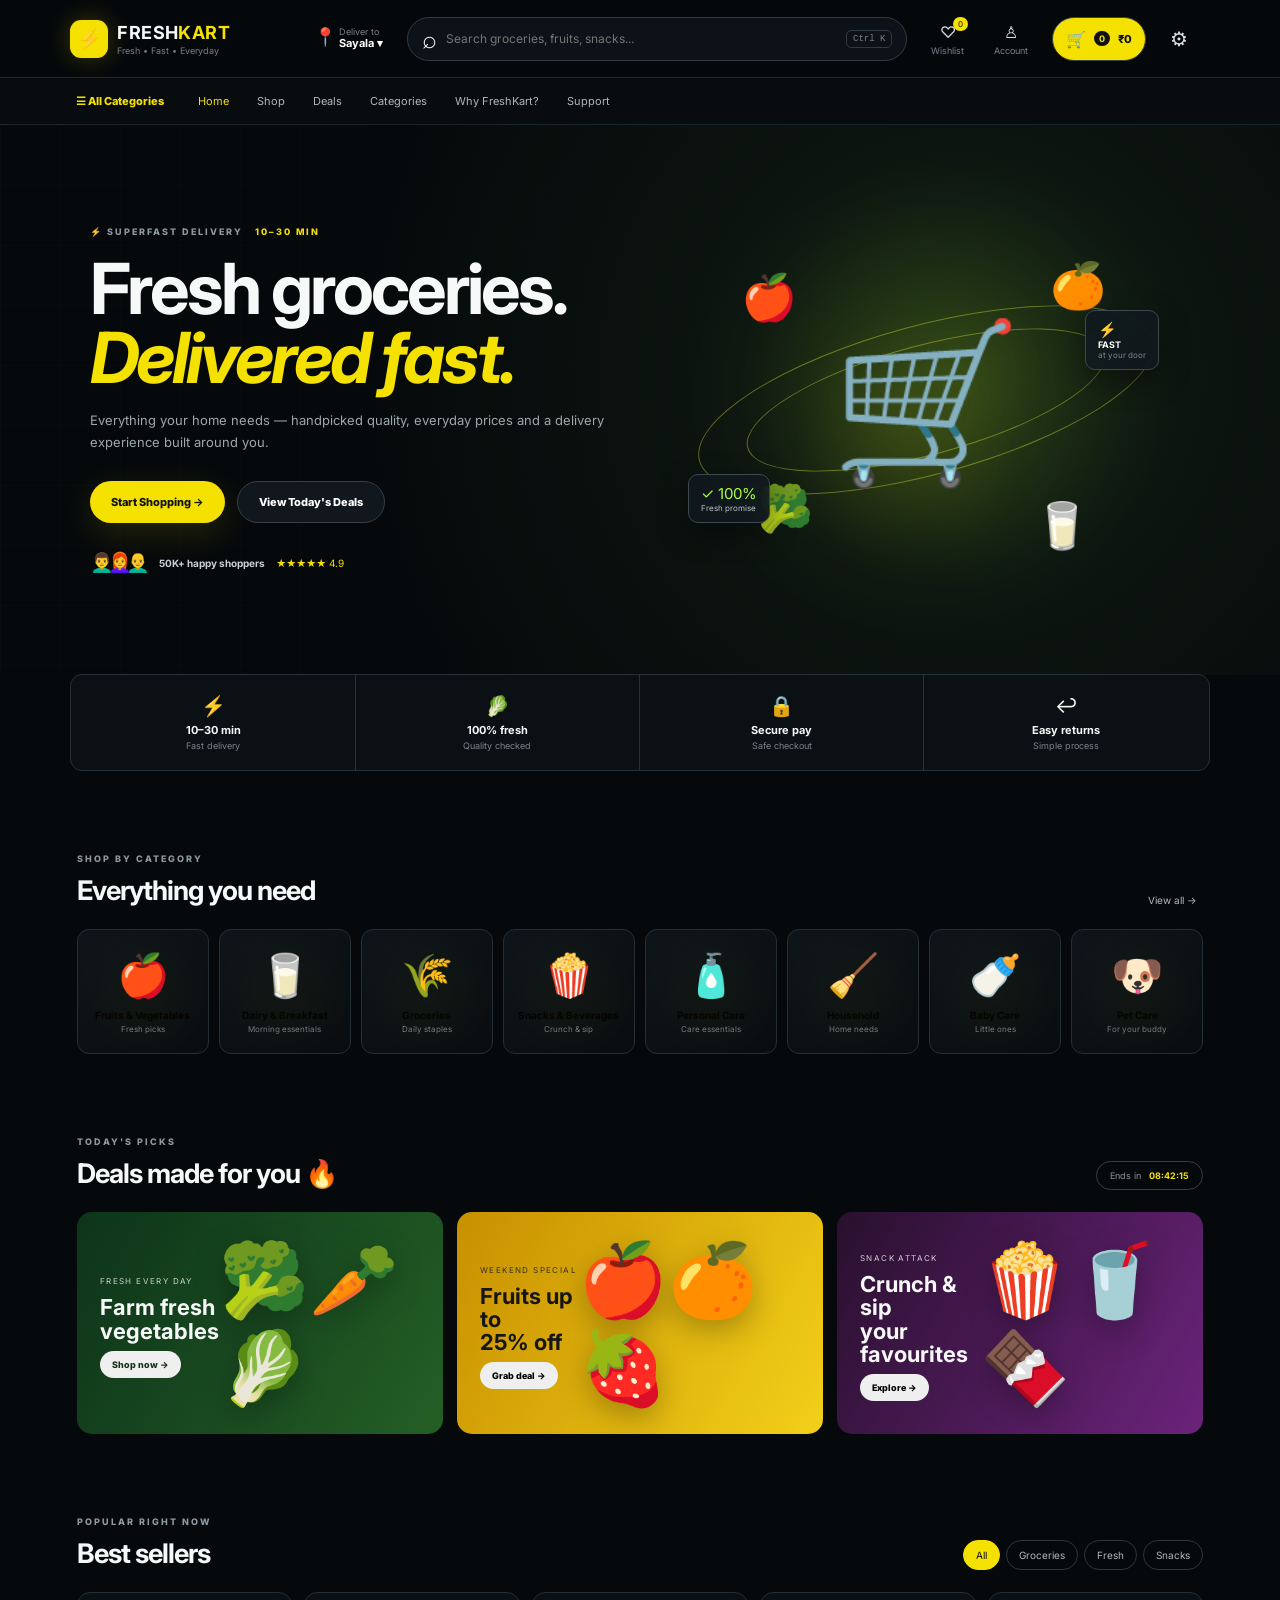
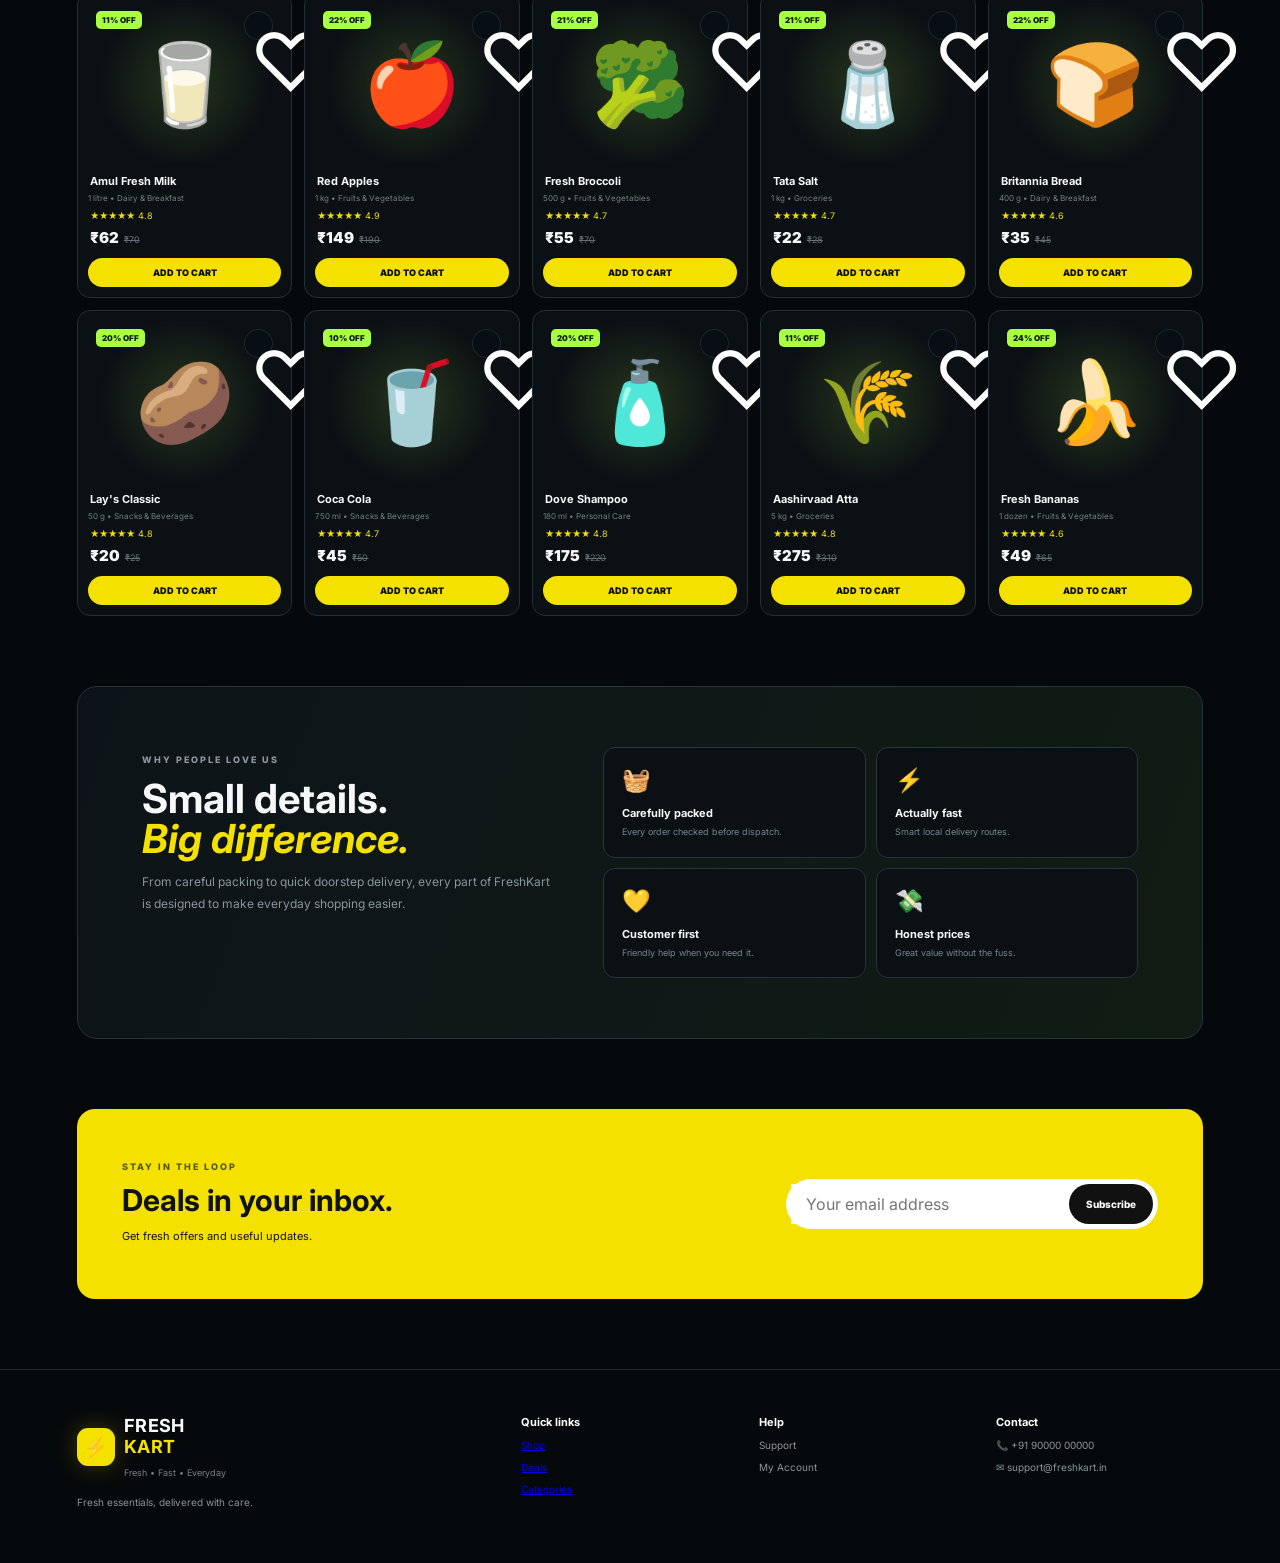
<file: index.html>
<!doctype html>
<html lang="en">
<head>
<meta charset="utf-8"><meta name="viewport" content="width=device-width,initial-scale=1">
<title>FreshKart — Fast Grocery Delivery</title>
<link rel="preconnect" href="https://fonts.googleapis.com"><link rel="preconnect" href="https://fonts.gstatic.com" crossorigin>
<link href="https://fonts.googleapis.com/css2?family=Inter:wght@400;500;600;700;800;900&display=swap" rel="stylesheet">
<link rel="stylesheet" href="style.css">
</head>
<body>
<div class="loader"><div class="loader-logo">⚡</div><b>FRESH<span>KART</span></b><small>Loading fresh things...</small></div>
<header class="header">
  <div class="brand"><div class="brand-mark">⚡</div><div><strong>FRESH<span>KART</span></strong><small>Fresh • Fast • Everyday</small></div></div>
  <button class="delivery"><span>📍</span><small>Deliver to</small><b>Sayala ▾</b></button>
  <div class="search"><span>⌕</span><input id="search" placeholder="Search groceries, fruits, snacks..."><kbd>Ctrl K</kbd></div>
  <button class="icon-btn" onclick="openDrawer('wishlist')">♡<i id="wishBadge">0</i><small>Wishlist</small></button>
  <button class="icon-btn" onclick="openModal('loginModal')">♙<small>Account</small></button>
  <button class="cart-btn" onclick="openDrawer('cart')">🛒<b id="cartCount">0</b><span>₹<em id="cartTotal">0</em></span></button>
  <button class="gear" onclick="openDrawer('settings')">⚙</button>
</header>
<nav class="nav"><button class="allcat" onclick="toggleCats()">☰ All Categories</button><a class="active" href="#home">Home</a><a href="#products">Shop</a><a href="#deals">Deals</a><a href="#categories">Categories</a><a href="#why">Why FreshKart?</a><a href="#support">Support</a></nav>

<main id="home">
<section class="hero">
  <div class="hero-copy">
    <div class="eyebrow">⚡ SUPERFAST DELIVERY <span>10–30 MIN</span></div>
    <h1>Fresh groceries.<br><em>Delivered fast.</em></h1>
    <p>Everything your home needs — handpicked quality, everyday prices and a delivery experience built around you.</p>
    <div class="hero-actions"><button class="primary" onclick="scrollToProducts()">Start Shopping <b>→</b></button><button class="ghost" onclick="showToast('Fresh deals are loading ✨')">View Today's Deals</button></div>
    <div class="proof"><div class="avatars">👨‍🦱👩‍🦰👨‍🦲</div><b>50K+ happy shoppers</b><span>★★★★★ 4.9</span></div>
  </div>
  <div class="hero-visual">
    <div class="ring r1"></div><div class="ring r2"></div><div class="hero-glow"></div>
    <div class="basket-art">🛒</div><div class="food apple">🍎</div><div class="food orange">🍊</div><div class="food broccoli">🥦</div><div class="food milk">🥛</div>
    <div class="speed-card">⚡ <b>FAST</b><small>at your door</small></div>
    <div class="fresh-card">✓ 100%<small>Fresh promise</small></div>
  </div>
</section>

<section class="trust-row"><div>⚡<b>10–30 min</b><small>Fast delivery</small></div><div>🥬<b>100% fresh</b><small>Quality checked</small></div><div>🔒<b>Secure pay</b><small>Safe checkout</small></div><div>↩<b>Easy returns</b><small>Simple process</small></div></section>

<section id="categories" class="section">
  <div class="section-head"><div><small class="label">SHOP BY CATEGORY</small><h2>Everything you need</h2></div><button class="text-btn" onclick="showAll()">View all →</button></div>
  <div class="category-grid" id="categoryGrid"></div>
</section>

<section id="deals" class="section">
 <div class="section-head"><div><small class="label">TODAY'S PICKS</small><h2>Deals made for you 🔥</h2></div><div class="deal-timer">Ends in <b id="timer">08:42:17</b></div></div>
 <div class="deal-grid"><article class="deal deal-green"><div><small>FRESH EVERY DAY</small><h3>Farm fresh<br>vegetables</h3><button onclick="filterProducts('Fruits & Vegetables')">Shop now →</button></div><span>🥦🥕🥬</span></article>
 <article class="deal deal-yellow"><div><small>WEEKEND SPECIAL</small><h3>Fruits up to<br>25% off</h3><button onclick="filterProducts('Fruits & Vegetables')">Grab deal →</button></div><span>🍎🍊🍓</span></article>
 <article class="deal deal-purple"><div><small>SNACK ATTACK</small><h3>Crunch & sip<br>your favourites</h3><button onclick="filterProducts('Snacks & Beverages')">Explore →</button></div><span>🍿🥤🍫</span></article></div>
</section>

<section id="products" class="section products-section">
 <div class="section-head"><div><small class="label">POPULAR RIGHT NOW</small><h2>Best sellers</h2></div><div class="filters"><button class="filter active" onclick="filterProducts('All')">All</button><button class="filter" onclick="filterProducts('Groceries')">Groceries</button><button class="filter" onclick="filterProducts('Fruits & Vegetables')">Fresh</button><button class="filter" onclick="filterProducts('Snacks & Beverages')">Snacks</button></div></div>
 <div class="product-grid" id="productGrid"></div>
</section>

<section id="why" class="why"><div><small class="label">WHY PEOPLE LOVE US</small><h2>Small details.<br><em>Big difference.</em></h2><p>From careful packing to quick doorstep delivery, every part of FreshKart is designed to make everyday shopping easier.</p></div><div class="why-cards"><article>🧺<b>Carefully packed</b><small>Every order checked before dispatch.</small></article><article>⚡<b>Actually fast</b><small>Smart local delivery routes.</small></article><article>💛<b>Customer first</b><small>Friendly help when you need it.</small></article><article>💸<b>Honest prices</b><small>Great value without the fuss.</small></article></div></section>

<section id="support" class="newsletter"><div><small class="label">STAY IN THE LOOP</small><h2>Deals in your inbox.</h2><p>Get fresh offers and useful updates.</p></div><div class="subscribe"><input placeholder="Your email address"><button onclick="showToast('You are subscribed 🎉')">Subscribe</button></div></section>
</main>

<footer><div><div class="brand"><div class="brand-mark">⚡</div><div><strong>FRESH<span>KART</span></strong><small>Fresh • Fast • Everyday</small></div></div><p>Fresh essentials, delivered with care.</p></div><div><b>Quick links</b><a href="#products">Shop</a><a href="#deals">Deals</a><a href="#categories">Categories</a></div><div><b>Help</b><a onclick="openDrawer('settings')">Support</a><a onclick="openModal('loginModal')">My Account</a></div><div><b>Contact</b><span>📞 +91 90000 00000</span><span>✉ support@freshkart.in</span></div></footer>

<div class="cat-pop" id="catPop"><div id="catPopInner"></div></div>
<div class="drawer-backdrop" id="backdrop" onclick="closeDrawers()"></div>
<aside class="drawer" id="drawer"><div class="drawer-head"><h2 id="drawerTitle">Cart</h2><button onclick="closeDrawers()">×</button></div><div id="drawerBody"></div></aside>

<div class="modal" id="loginModal"><div class="modal-box"><button class="modal-close" onclick="closeModal('loginModal')">×</button><div class="modal-icon">♙</div><h2>Welcome back</h2><p>Save your details for faster checkout.</p><input id="name" placeholder="Full name"><input id="phone" placeholder="Mobile number"><input id="email" placeholder="Email address"><input id="pin" placeholder="Pincode"><button class="primary full" onclick="saveProfile()">Save & Continue →</button></div></div>
<div class="toast" id="toast"></div>
<script src="script.js"></script>
</body></html>
</file>
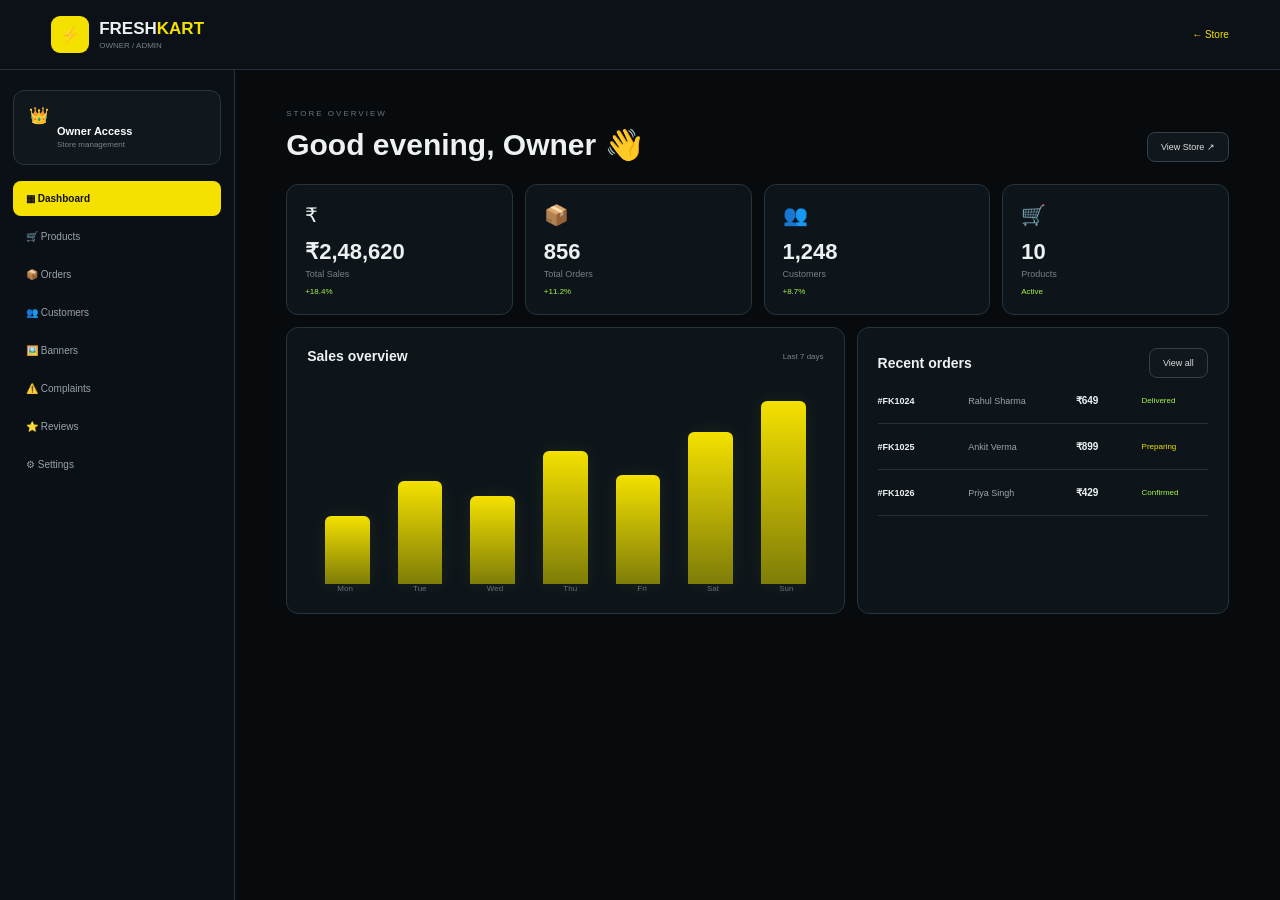
<file: admin.html>
<!doctype html><html lang="en"><head><meta charset="utf-8"><meta name="viewport" content="width=device-width,initial-scale=1"><title>FreshKart — Owner Admin</title><link rel="stylesheet" href="admin.css"></head><body>
<header><div class="brand"><span>⚡</span><div><b>FRESH<span>KART</span></b><small>OWNER / ADMIN</small></div></div><a href="index.html">← Store</a></header>
<div class="app"><aside><div class="owner">👑<b>Owner Access</b><small>Store management</small></div><button class="active" onclick="tab('dashboard',this)">▦ Dashboard</button><button onclick="tab('products',this)">🛒 Products</button><button onclick="tab('orders',this)">📦 Orders</button><button onclick="tab('customers',this)">👥 Customers</button><button onclick="tab('banners',this)">🖼️ Banners</button><button onclick="tab('complaints',this)">⚠️ Complaints</button><button onclick="tab('reviews',this)">⭐ Reviews</button><button onclick="tab('settings',this)">⚙ Settings</button></aside>
<main>
<section id="dashboard" class="view"><div class="top"><div><small>STORE OVERVIEW</small><h1>Good evening, Owner 👋</h1></div><button onclick="location.href='index.html'">View Store ↗</button></div><div class="stats"><article><span>₹</span><b>₹2,48,620</b><small>Total Sales</small><em>+18.4%</em></article><article><span>📦</span><b>856</b><small>Total Orders</small><em>+11.2%</em></article><article><span>👥</span><b>1,248</b><small>Customers</small><em>+8.7%</em></article><article><span>🛒</span><b id="productCount">10</b><small>Products</small><em>Active</em></article></div><div class="grid2"><div class="panel"><div class="panel-title"><h2>Sales overview</h2><span>Last 7 days</span></div><div class="bars"><i style="height:35%"></i><i style="height:53%"></i><i style="height:45%"></i><i style="height:68%"></i><i style="height:56%"></i><i style="height:78%"></i><i style="height:94%"></i></div><div class="days"><span>Mon</span><span>Tue</span><span>Wed</span><span>Thu</span><span>Fri</span><span>Sat</span><span>Sun</span></div></div><div class="panel"><div class="panel-title"><h2>Recent orders</h2><button onclick="tab('orders',document.querySelectorAll('aside button')[2])">View all</button></div><div class="order-mini"><b>#FK1024</b><span>Rahul Sharma</span><strong>₹649</strong><em>Delivered</em></div><div class="order-mini"><b>#FK1025</b><span>Ankit Verma</span><strong>₹899</strong><i>Preparing</i></div><div class="order-mini"><b>#FK1026</b><span>Priya Singh</span><strong>₹429</strong><em>Confirmed</em></div></div></div></section>
<section id="products" class="view hidden"><div class="top"><div><small>CATALOG</small><h1>Products</h1></div><button class="yellow" onclick="openProduct()">+ Add Product</button></div><div class="panel"><div id="adminList"></div></div></section>
<section id="orders" class="view hidden"><div class="top"><div><small>SALES</small><h1>Orders</h1></div></div><div class="panel tablewrap"><table><thead><tr><th>Order</th><th>Customer</th><th>Items</th><th>Amount</th><th>Status</th></tr></thead><tbody><tr><td>#FK1024</td><td>Rahul Sharma</td><td>5 items</td><td>₹649</td><td><mark>Delivered</mark></td></tr><tr><td>#FK1025</td><td>Ankit Verma</td><td>8 items</td><td>₹899</td><td><mark class="warn">Preparing</mark></td></tr><tr><td>#FK1026</td><td>Priya Singh</td><td>3 items</td><td>₹429</td><td><mark>Confirmed</mark></td></tr></tbody></table></div></section>
<section id="customers" class="view hidden"><div class="top"><div><small>CUSTOMERS</small><h1>Total Customers</h1></div></div><div class="panel tablewrap"><table><tr><th>Sr</th><th>Name</th><th>Mobile</th><th>Email</th><th>Orders</th></tr><tr><td>1</td><td>Rahul Sharma</td><td>9000000001</td><td>rahul@example.com</td><td>12</td></tr><tr><td>2</td><td>Ankit Verma</td><td>9000000002</td><td>ankit@example.com</td><td>8</td></tr><tr><td>3</td><td>Priya Singh</td><td>9000000003</td><td>priya@example.com</td><td>15</td></tr></table></div></section>
<section id="banners" class="view hidden"><div class="top"><div><small>CONTENT</small><h1>Banner Management</h1></div></div><div class="panel form"><label>Banner image <input type="file" accept="image/*"></label><label>Heading <input placeholder="Fresh groceries. Delivered fast."></label><label>Subtitle <input placeholder="Fresh products and everyday essentials."></label><label>Button text <input value="Shop Now"></label><button class="yellow">Save Banner</button></div></section>
<section id="complaints" class="view hidden"><div class="top"><div><small>SUPPORT</small><h1>Complaints</h1></div></div><div class="panel"><div class="complaint"><b>#C102 — Rahul Sharma</b><span>Order arrived late</span><mark class="warn">Pending</mark></div><div class="complaint"><b>#C101 — Priya Singh</b><span>Wrong item received</span><mark>Resolved</mark></div></div></section>
<section id="reviews" class="view hidden"><div class="top"><div><small>FEEDBACK</small><h1>Reviews</h1></div></div><div class="panel"><div class="review">★★★★★ <b>4.9</b><p>"Fresh products and really quick delivery."</p><small>Rahul Sharma</small></div><div class="review">★★★★★ <b>5.0</b><p>"Easy ordering experience."</p><small>Priya Singh</small></div></div></section>
<section id="settings" class="view hidden"><div class="top"><div><small>CONTROL</small><h1>Admin Settings</h1></div></div><div class="panel form"><label>Admin password <input type="password" placeholder="New password"></label><label>Instagram ID <input placeholder="@freshkart"></label><label>Helpline <input placeholder="+91 90000 00000"></label><button class="yellow" onclick="alert('Settings saved')">Save Changes</button></div></section>
</main></div>
<div class="product-modal" id="productModal"><div><button onclick="closeProduct()">×</button><h2>Add Product</h2><input id="pn" placeholder="Product name"><input id="pp" type="number" placeholder="Price"><input id="pq" type="number" placeholder="Quantity"><select id="pc"><option>Groceries</option><option>Fruits & Vegetables</option><option>Dairy & Breakfast</option><option>Snacks & Beverages</option><option>Personal Care</option></select><button class="yellow" onclick="saveProduct()">Save Product</button></div></div><script src="admin.js"></script></body></html>
</file>
<file: style.css>
*{box-sizing:border-box}html{scroll-behavior:smooth}body{margin:0;font-family:Inter,Arial,sans-serif;background:#06090b;color:#f7f8f8;overflow-x:hidden}button,input{font:inherit}button{cursor:pointer}.loader{position:fixed;inset:0;background:#06090b;z-index:999;display:flex;flex-direction:column;align-items:center;justify-content:center;gap:8px;animation:loaderOut .7s 1.4s forwards}.loader-logo{font-size:55px;color:#f4e100;animation:pulse 1s infinite}.loader b{font-size:22px}.loader b span,.brand span,.hero em,.why em{color:#f4e100}.loader small{color:#7f8a91}.header{height:78px;display:flex;align-items:center;gap:18px;padding:0 5.5%;background:rgba(6,9,11,.84);border-bottom:1px solid #202a31;backdrop-filter:blur(18px);position:sticky;top:0;z-index:50}.brand{display:flex;gap:9px;align-items:center;min-width:220px}.brand-mark{height:38px;width:38px;display:grid;place-items:center;border-radius:11px;background:#f4e100;color:#101315;font-size:20px;box-shadow:0 0 25px #f4e1003b}.brand strong{display:block;letter-spacing:.4px;font-size:18px}.brand small{display:block;color:#758089;font-size:9px;margin-top:2px}.delivery{border:0;background:none;color:#fff;display:grid;grid-template-columns:25px 1fr;line-height:1.15;text-align:left}.delivery span{grid-row:span 2;font-size:18px}.delivery small{color:#758089;font-size:9px}.delivery b{font-size:11px}.search{height:44px;flex:1;max-width:500px;border:1px solid #303c44;border-radius:25px;background:#0c1217;display:flex;align-items:center;padding:0 14px}.search>span{font-size:25px}.search input{flex:1;min-width:0;background:none;border:0;outline:0;color:#fff;padding:0 9px;font-size:12px}.search kbd{font-size:9px;color:#78848d;border:1px solid #303a42;padding:3px 6px;border-radius:5px}.icon-btn,.gear{background:none;color:#dce1e3;border:0;position:relative}.icon-btn small{display:block;font-size:9px;color:#78848d;margin-top:3px}.icon-btn i{position:absolute;background:#f4e100;color:#111;font-size:8px;font-style:normal;border-radius:20px;padding:2px 5px;top:-4px;right:2px}.cart-btn{height:44px;border:1px solid #38434b;background:#f4e100;color:#111;border-radius:23px;padding:0 13px;font-weight:800;display:flex;align-items:center;gap:8px}.cart-btn b{background:#111;color:#f4e100;border-radius:20px;padding:2px 5px;font-size:9px}.cart-btn span{font-size:11px}.cart-btn em{font-style:normal}.gear{font-size:20px}.nav{height:47px;padding:0 5.5%;display:flex;gap:28px;align-items:center;border-bottom:1px solid #1b242b;background:#080c0f;position:sticky;top:78px;z-index:45}.nav a,.allcat{color:#aeb7bc;text-decoration:none;font-size:11px;border:0;background:none}.nav a.active,.nav a:hover,.allcat{color:#f4e100}.allcat{font-weight:800}.hero{min-height:540px;padding:70px 7%;display:flex;align-items:center;position:relative;overflow:hidden;background:radial-gradient(circle at 75% 45%,#1e3215 0,#0c1510 22%,#06090b 60%)}.hero:after{content:"";position:absolute;inset:0;background-image:linear-gradient(#ffffff04 1px,transparent 1px),linear-gradient(90deg,#ffffff04 1px,transparent 1px);background-size:60px 60px;mask-image:linear-gradient(90deg,#000,transparent 75%)}.hero-copy{width:52%;z-index:2;animation:heroIn .9s}.eyebrow,.label{font-size:9px;letter-spacing:2px;color:#8e999f;font-weight:800}.eyebrow span{color:#f4e100;margin-left:8px}.hero h1{font-size:clamp(45px,5.5vw,77px);line-height:.98;margin:17px 0;letter-spacing:-3px}.hero p{max-width:590px;color:#9da7ac;line-height:1.7;font-size:13px}.hero-actions{display:flex;gap:12px;margin-top:28px}.primary,.ghost{border-radius:25px;padding:13px 21px;border:0;font-weight:800;font-size:11px}.primary{background:#f4e100;color:#111;box-shadow:0 10px 35px #f4e10022}.primary:hover{transform:translateY(-3px);box-shadow:0 15px 40px #f4e10044}.ghost{background:#11181d;border:1px solid #344048;color:#fff}.proof{display:flex;align-items:center;gap:11px;margin-top:28px;font-size:10px;color:#cbd0d3}.proof span{color:#f4e100}.avatars{font-size:19px;letter-spacing:-6px;margin-right:4px}.hero-visual{height:410px;width:48%;position:relative;display:grid;place-items:center}.hero-glow{width:250px;height:250px;background:#c9ff33;filter:blur(70px);opacity:.12;border-radius:50%}.basket-art{position:absolute;font-size:155px;filter:drop-shadow(0 20px 35px #f4e10035);animation:float 3.5s ease-in-out infinite}.ring{position:absolute;border:1px solid #d9ed3b66;border-radius:50%;transform:rotate(-15deg)}.r1{width:470px;height:150px;animation:orbit 9s linear infinite}.r2{width:370px;height:110px;animation:orbit 7s linear infinite reverse}.food{position:absolute;font-size:45px;animation:float 3s ease-in-out infinite}.apple{top:18%;left:15%}.orange{right:16%;top:15%;animation-delay:.5s}.broccoli{left:18%;bottom:17%;animation-delay:1s}.milk{right:19%;bottom:13%;animation-delay:1.4s}.speed-card,.fresh-card{position:absolute;background:#11191fdd;border:1px solid #3c494f;padding:9px 12px;border-radius:10px;box-shadow:0 10px 30px #0006;backdrop-filter:blur(10px);font-size:15px}.speed-card{right:6%;top:28%;color:#f4e100}.speed-card b,.speed-card small,.fresh-card small{display:block}.speed-card b{font-size:9px;color:#fff}.speed-card small,.fresh-card small{font-size:8px;color:#7d898f}.fresh-card{left:5%;bottom:20%;color:#a9ff42}.fresh-card small{color:#bfc6ca}.trust-row{display:grid;grid-template-columns:repeat(4,1fr);margin:-1px 5.5% 0;border:1px solid #273138;border-radius:12px;background:#0b1014;position:relative;z-index:4}.trust-row div{padding:19px;text-align:center;border-right:1px solid #273138}.trust-row div:last-child{border:0}.trust-row div:first-letter{font-size:20px}.trust-row b,.trust-row small{display:block}.trust-row b{font-size:11px;margin-top:5px}.trust-row small{font-size:9px;color:#78848b;margin-top:3px}.section{padding:75px 6% 0}.section-head{display:flex;justify-content:space-between;align-items:end;margin-bottom:22px}.section-head h2{margin:8px 0 0;font-size:27px;letter-spacing:-1px}.text-btn,.filters button{background:none;border:0;color:#aeb8bd;font-size:10px}.category-grid{display:grid;grid-template-columns:repeat(8,1fr);gap:10px}.cat-card{height:125px;border:1px solid #252f36;background:linear-gradient(145deg,#0e151a,#090d10);border-radius:12px;display:flex;flex-direction:column;align-items:center;justify-content:center;transition:.3s;position:relative;overflow:hidden}.cat-card:before{content:"";position:absolute;width:70px;height:70px;border-radius:50%;background:#f4e100;filter:blur(35px);opacity:.07}.cat-card:hover{transform:translateY(-8px);border-color:#f4e100;box-shadow:0 18px 35px #000}.cat-card .emoji{font-size:42px;z-index:1}.cat-card b{font-size:10px;margin-top:9px}.cat-card small{font-size:8px;color:#707c83;margin-top:3px}.deal-timer{border:1px solid #343f46;border-radius:20px;padding:8px 13px;color:#89949a;font-size:9px}.deal-timer b{color:#f4e100;margin-left:5px}.deal-grid{display:grid;grid-template-columns:repeat(3,1fr);gap:14px}.deal{min-height:160px;border-radius:15px;padding:23px;display:flex;align-items:center;justify-content:space-between;overflow:hidden}.deal small{font-size:8px;letter-spacing:1.4px;opacity:.8}.deal h3{font-size:22px;line-height:1.05;margin:8px 0}.deal button{border:0;border-radius:18px;padding:8px 12px;font-size:9px;font-weight:800}.deal>span{font-size:72px;filter:drop-shadow(0 10px 15px #0004)}.deal-green{background:linear-gradient(120deg,#0d341a,#245f25)}.deal-green button{color:#143016}.deal-yellow{background:linear-gradient(120deg,#c89000,#f2d019);color:#161616}.deal-purple{background:linear-gradient(120deg,#29102e,#6b237b)}.products-section{padding-bottom:70px}.filters{display:flex;gap:6px}.filters button{padding:8px 12px;border:1px solid #2c373e;border-radius:20px}.filters button.active,.filters button:hover{background:#f4e100;color:#111;border-color:#f4e100}.product-grid{display:grid;grid-template-columns:repeat(5,1fr);gap:12px}.product{border:1px solid #252f36;border-radius:13px;background:#0b1014;padding:10px;position:relative;transition:.3s;animation:rise .55s both}.product:hover{transform:translateY(-8px);border-color:#f4e100;box-shadow:0 20px 40px #0008}.product-image{height:160px;border-radius:10px;background:radial-gradient(circle,#26351d,#0b1014 68%);display:grid;place-items:center;font-size:80px;position:relative}.product-image .discount{position:absolute;top:8px;left:8px;background:#a9ff42;color:#102008;padding:4px 6px;border-radius:5px;font-size:8px;font-weight:900}.wish{position:absolute;right:8px;top:8px;width:29px;height:29px;border-radius:50%;background:#071016aa;color:#fff;border:1px solid #ffffff18}.product h3{font-size:11px;margin:11px 2px 5px}.product .meta{font-size:8px;color:#748087}.stars{font-size:9px;color:#f4e100;margin:7px 2px}.price{font-size:15px;font-weight:900;margin:5px 2px}.price del{font-size:9px;color:#667077;margin-left:5px;font-weight:400}.add{width:100%;border:0;border-radius:18px;background:#f4e100;color:#111;padding:9px;font-size:9px;font-weight:900;margin-top:6px}.why{margin:0 6%;padding:60px 5%;border:1px solid #283239;border-radius:20px;background:linear-gradient(110deg,#0d1419,#111c14);display:grid;grid-template-columns:1fr 1.3fr;gap:50px}.why h2{font-size:40px;line-height:1;margin:12px 0}.why p{color:#89959c;font-size:12px;line-height:1.8;max-width:430px}.why-cards{display:grid;grid-template-columns:1fr 1fr;gap:10px}.why-cards article{padding:18px;border:1px solid #29343b;background:#0a1014;border-radius:12px;font-size:23px}.why-cards b,.why-cards small{display:block}.why-cards b{font-size:11px;margin-top:12px}.why-cards small{font-size:9px;color:#78848b;line-height:1.5;margin-top:5px}.newsletter{margin:70px 6%;padding:45px;border-radius:18px;background:#f4e100;color:#101313;display:flex;justify-content:space-between;align-items:center}.newsletter .label{color:#565700}.newsletter h2{margin:8px 0 4px;font-size:30px}.newsletter p{font-size:11px}.subscribe{background:#fff;padding:5px;border-radius:30px;display:flex}.subscribe input{border:0;outline:0;padding:10px 15px;min-width:260px}.subscribe button{border:0;background:#111;color:#fff;border-radius:25px;padding:10px 17px;font-size:10px;font-weight:800}footer{border-top:1px solid #222c32;padding:45px 6%;display:grid;grid-template-columns:2fr 1fr 1fr 1fr;gap:30px;color:#89949a;font-size:10px}footer .brand{color:#fff}footer p{margin-top:18px}footer b,footer a,footer span{display:block;margin-bottom:10px}footer b{color:#fff;font-size:11px}footer a{cursor:pointer}.cat-pop{position:fixed;left:5.5%;top:125px;background:#0d1419;border:1px solid #334048;border-radius:12px;padding:10px;display:none;z-index:60;box-shadow:0 25px 60px #000}.cat-pop.show{display:block;animation:pop .2s}.cat-pop button{display:block;background:none;color:#ddd;border:0;padding:10px 18px;text-align:left;width:220px;font-size:11px}.cat-pop button:hover{background:#f4e100;color:#111;border-radius:7px}.drawer-backdrop{position:fixed;inset:0;background:#0009;z-index:80;display:none}.drawer{position:fixed;right:-430px;top:0;width:min(410px,92vw);height:100vh;background:#0c1318;border-left:1px solid #354149;z-index:90;transition:.35s;padding:20px;overflow:auto}.drawer.open{right:0}.drawer-backdrop.show{display:block}.drawer-head{display:flex;justify-content:space-between;align-items:center;border-bottom:1px solid #263138;padding-bottom:14px}.drawer-head button{background:none;color:#fff;border:0;font-size:25px}.drawer-product{display:flex;gap:12px;padding:14px 0;border-bottom:1px solid #263138;align-items:center}.drawer-product .pic{width:55px;height:55px;border-radius:9px;background:#111a20;display:grid;place-items:center;font-size:30px}.drawer-product b,.drawer-product small{display:block}.drawer-product small{color:#77838a;font-size:9px;margin-top:4px}.remove{margin-left:auto;background:none;border:0;color:#e76c6c}.drawer-total{margin-top:20px;padding:18px;border:1px solid #303b42;border-radius:12px;display:flex;justify-content:space-between}.setting-item{padding:15px 4px;border-bottom:1px solid #273139;display:flex;justify-content:space-between;align-items:center}.setting-item small{display:block;color:#748087;font-size:9px;margin-top:4px}.switch{width:42px;height:23px;border-radius:20px;background:#f4e100;position:relative}.switch:after{content:"";position:absolute;width:17px;height:17px;background:#111;border-radius:50%;right:3px;top:3px}.modal{position:fixed;inset:0;background:#000b;display:none;align-items:center;justify-content:center;z-index:100}.modal.show{display:flex}.modal-box{width:min(420px,92vw);background:#10181e;border:1px solid #36434b;border-radius:18px;padding:30px;position:relative}.modal-close{position:absolute;right:13px;top:10px;background:none;color:#fff;border:0;font-size:25px}.modal-icon{font-size:35px;color:#f4e100}.modal-box h2{margin:8px 0}.modal-box p{font-size:10px;color:#7e898f}.modal-box input{width:100%;padding:12px;margin:5px 0;background:#0a1014;border:1px solid #303b43;border-radius:8px;color:#fff;outline:0}.full{width:100%;margin-top:10px}.toast{position:fixed;bottom:25px;left:50%;transform:translate(-50%,20px);background:#f4e100;color:#111;padding:12px 18px;border-radius:25px;font-size:10px;font-weight:800;opacity:0;pointer-events:none;z-index:200;transition:.3s}.toast.show{opacity:1;transform:translate(-50%,0)}@keyframes loaderOut{to{opacity:0;visibility:hidden}}@keyframes pulse{50%{transform:scale(1.12)}}@keyframes heroIn{from{opacity:0;transform:translateY(25px)}to{opacity:1;transform:none}}@keyframes float{50%{transform:translateY(-14px) rotate(3deg)}}@keyframes orbit{to{transform:rotate(345deg)}}@keyframes rise{from{opacity:0;transform:translateY(18px)}to{opacity:1;transform:none}}@keyframes pop{from{opacity:0;transform:translateY(-8px)}to{opacity:1;transform:none}}@media(max-width:1050px){.header{padding:0 3%;gap:10px}.nav{padding:0 3%}.hero{padding:55px 4%}.category-grid{grid-template-columns:repeat(4,1fr)}.product-grid{grid-template-columns:repeat(4,1fr)}.section{padding-left:4%;padding-right:4%}.why{margin-left:4%;margin-right:4%}.newsletter{margin-left:4%;margin-right:4%}.trust-row{margin-left:3%;margin-right:3%}}@media(max-width:720px){.header{height:64px}.header .brand{min-width:auto}.brand small,.delivery,.icon-btn small,.search kbd{display:none}.brand strong{font-size:14px}.search{position:absolute;top:73px;left:4%;right:4%;max-width:none}.nav{top:64px}.hero{padding-top:85px;display:block}.hero-copy{width:100%}.hero-visual{width:100%;height:300px}.hero h1{font-size:46px}.trust-row{grid-template-columns:1fr 1fr}.trust-row div{border-bottom:1px solid #273138}.category-grid{grid-template-columns:repeat(2,1fr)}.deal-grid{grid-template-columns:1fr}.product-grid{grid-template-columns:repeat(2,1fr)}.filters{display:none}.why{grid-template-columns:1fr;margin-left:4%;margin-right:4%}.newsletter{display:block}.subscribe{margin-top:20px}.subscribe input{min-width:0;width:100%}footer{grid-template-columns:1fr 1fr}.cart-btn{padding:0 9px}.gear{display:none}}
</file>
<file: admin.css>
*{box-sizing:border-box}body{margin:0;background:#070b0e;color:#edf1f2;font-family:Inter,Arial,sans-serif}header{height:70px;background:#0b1116;border-bottom:1px solid #273139;padding:0 4%;display:flex;justify-content:space-between;align-items:center;position:sticky;top:0;z-index:20}.brand{display:flex;align-items:center;gap:10px}.brand>span{background:#f4e100;color:#111;padding:9px;border-radius:9px}.brand b{display:block;font-size:17px}.brand b span{color:#f4e100}.brand small{display:block;color:#77838a;font-size:8px;margin-top:2px}.brand a,header>a{color:#f4e100;text-decoration:none;font-size:10px}.app{display:flex;min-height:calc(100vh - 70px)}aside{width:235px;background:#0a1015;border-right:1px solid #273139;padding:20px 13px;position:sticky;top:70px;height:calc(100vh - 70px)}.owner{padding:15px;border:1px solid #29353d;background:#10171d;border-radius:11px;margin-bottom:16px;color:#f4e100}.owner b,.owner small{display:block;margin-left:28px}.owner b{font-size:11px;color:#fff}.owner small{font-size:8px;color:#78848b;margin-top:3px}aside button{display:block;width:100%;padding:12px 13px;border:0;border-radius:8px;background:none;color:#98a3a9;text-align:left;margin:3px 0;font-size:10px}aside button:hover,aside button.active{background:#f4e100;color:#111;font-weight:800}main{flex:1;padding:32px 4%;max-width:1400px}.top{display:flex;justify-content:space-between;align-items:end;margin-bottom:22px}.top small{color:#69757c;font-size:8px;letter-spacing:2px}.top h1{margin:7px 0 0;font-size:30px}.top>button,.panel-title button{border:1px solid #354149;background:#10171d;color:#ddd;padding:9px 13px;border-radius:8px;font-size:9px}.yellow{background:#f4e100!important;color:#111!important;border:0!important;font-weight:900}.stats{display:grid;grid-template-columns:repeat(4,1fr);gap:12px}.stats article{background:#0d151b;border:1px solid #28343c;border-radius:12px;padding:18px;position:relative}.stats span{font-size:20px}.stats b,.stats small,.stats em{display:block}.stats b{font-size:22px;margin:12px 0 4px}.stats small{font-size:9px;color:#758087}.stats em{font-style:normal;color:#a8f54b;font-size:8px;margin-top:8px}.grid2{display:grid;grid-template-columns:1.5fr 1fr;gap:12px;margin-top:12px}.panel{background:#0d151b;border:1px solid #28343c;border-radius:12px;padding:20px}.panel-title{display:flex;justify-content:space-between;align-items:center}.panel-title h2{font-size:14px;margin:0}.panel-title span{font-size:8px;color:#77838a}.bars{height:220px;display:flex;align-items:end;justify-content:space-around;gap:12px;padding:25px 10px 0}.bars i{width:9%;max-width:45px;background:linear-gradient(#f4e100,#7e7d08);border-radius:6px 6px 0 0;box-shadow:0 0 20px #f4e10012}.days{display:flex;justify-content:space-around;color:#667279;font-size:8px}.order-mini{display:grid;grid-template-columns:1fr 1.2fr .7fr .8fr;gap:8px;padding:17px 0;border-bottom:1px solid #273139;font-size:9px;align-items:center}.order-mini span{color:#9aa5aa}.order-mini strong{font-size:10px}.order-mini em,.order-mini i{font-style:normal;color:#a8f54b;font-size:8px}.order-mini i{color:#f4e100}.tablewrap{overflow:auto}table{width:100%;border-collapse:collapse;font-size:9px}th,td{text-align:left;padding:15px 10px;border-bottom:1px solid #273139;white-space:nowrap}th{color:#737f86;font-size:8px;text-transform:uppercase}mark{background:#1b3a21;color:#9ef04d;padding:5px 7px;border-radius:5px;font-size:8px}.warn{background:#3b320b;color:#f4e100}.form{max-width:650px;display:grid;gap:10px}.form label{font-size:9px;color:#879298}.form input,.form select{display:block;width:100%;margin-top:6px;background:#080d11;color:#fff;border:1px solid #303c44;padding:12px;border-radius:8px;outline:0}.complaint,.review{padding:17px;border-bottom:1px solid #273139;display:flex;gap:20px;align-items:center}.complaint span{color:#818c92;flex:1;font-size:9px}.review{display:block}.review>b{color:#f4e100}.review p{font-size:10px}.review small{color:#758087;font-size:8px}.hidden{display:none}.product-modal{display:none;position:fixed;inset:0;background:#000b;align-items:center;justify-content:center;z-index:40}.product-modal.show{display:flex}.product-modal>div{width:min(430px,92vw);background:#10181e;border:1px solid #36434b;border-radius:15px;padding:25px}.product-modal h2{margin-top:0}.product-modal>div>button:first-child{float:right;background:none;color:#fff;border:0;font-size:24px}.product-modal input,.product-modal select{display:block;width:100%;padding:11px;margin:8px 0;background:#080d11;color:#fff;border:1px solid #303c44;border-radius:7px}.product-modal .yellow{padding:11px 17px;border-radius:8px}@media(max-width:800px){aside{width:100%;height:auto;position:relative;top:0;display:flex;overflow:auto;gap:4px}.app{display:block}aside .owner{display:none}aside button{min-width:max-content}.stats{grid-template-columns:1fr 1fr}.grid2{grid-template-columns:1fr}main{padding:20px 4%}.top h1{font-size:24px}}
</file>
